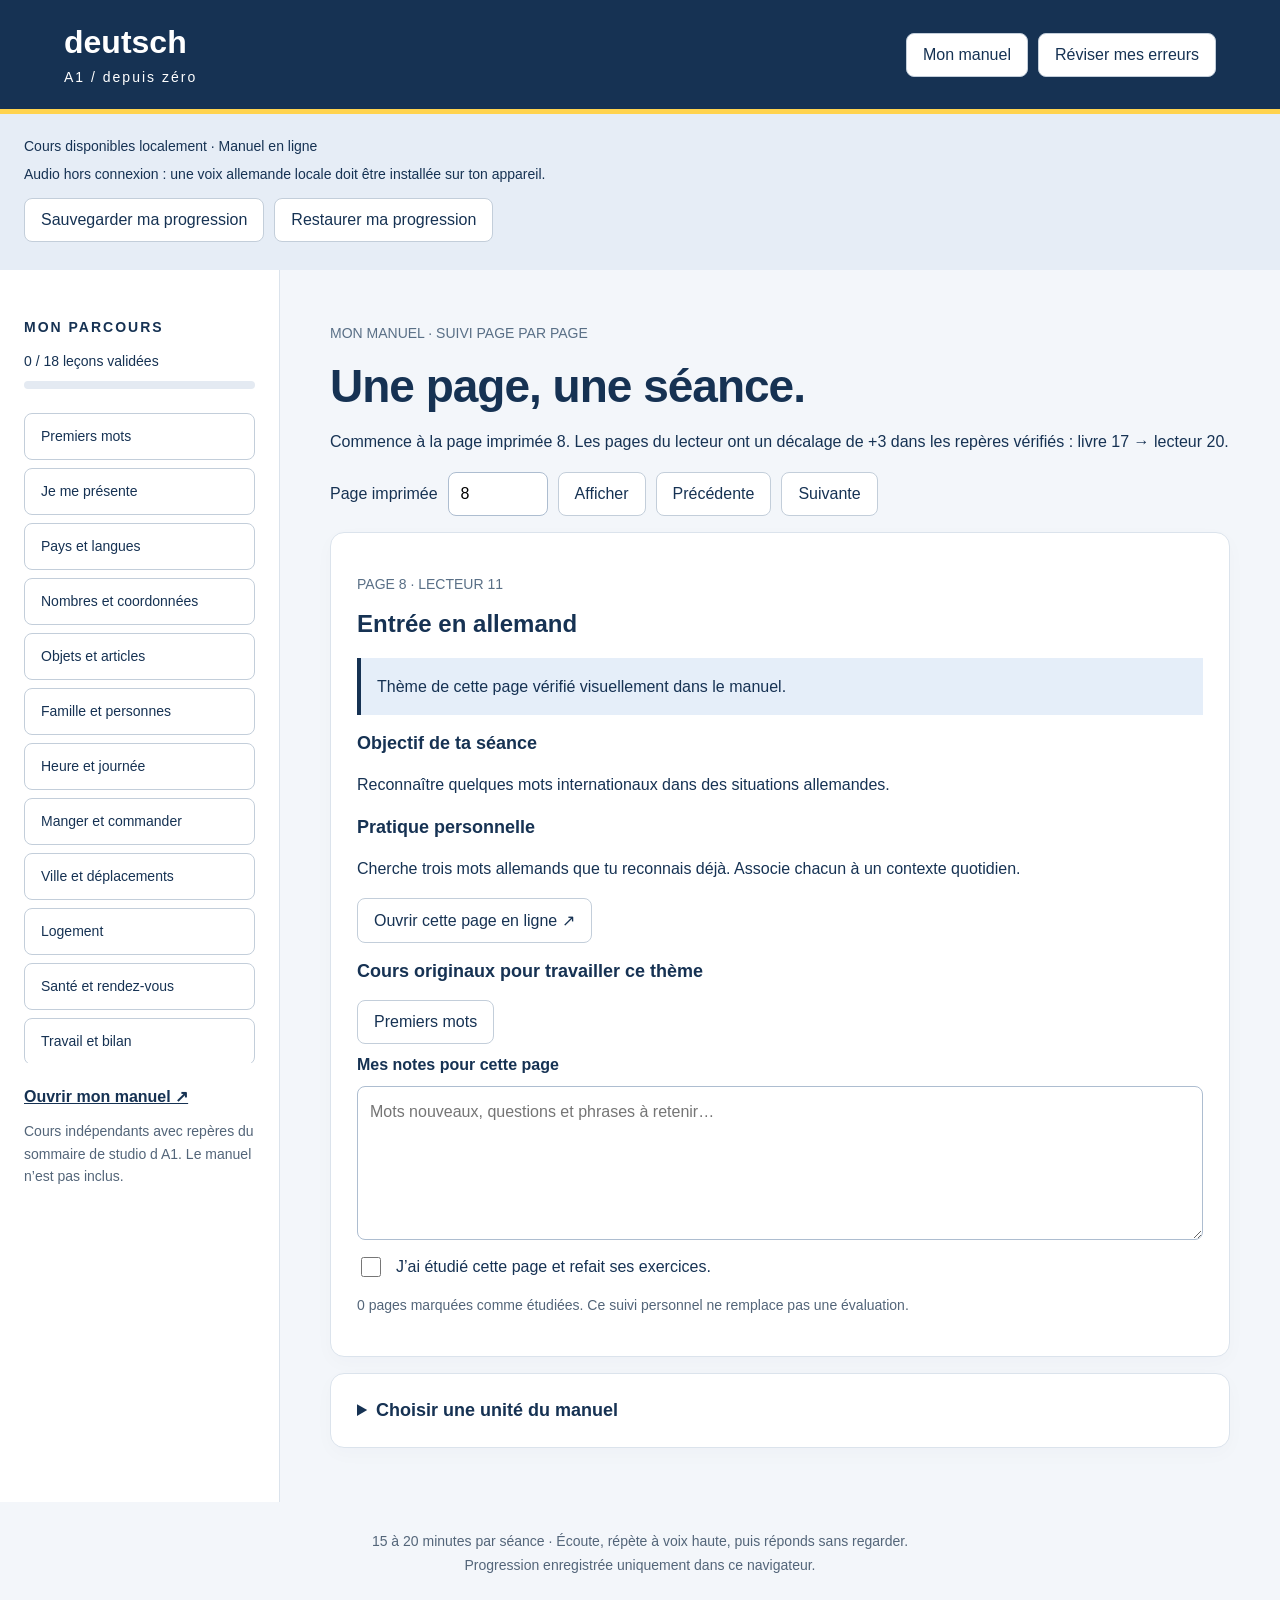
<file: index.html>
<!doctype html>
<html lang="fr"><head><meta charset="utf-8"><meta name="viewport" content="width=device-width,initial-scale=1"><title>Deutsch · Mon parcours A1</title><meta name="description" content="Apprendre l’allemand depuis zéro : cours en français, écoute et exercices corrigés."><link rel="icon" href="data:image/svg+xml,%3Csvg xmlns='http://www.w3.org/2000/svg' viewBox='0 0 32 32'%3E%3Crect width='32' height='32' rx='8' fill='%23163253'/%3E%3Ctext x='7' y='24' font-size='24' fill='%23ffd34e'%3Ed%3C/text%3E%3C/svg%3E"><link rel="stylesheet" href="style.css"><link rel="manifest" href="manifest.webmanifest"></head>
<body><header><a href="./" class="brand">deutsch<span>A1 / depuis zéro</span></a><div class="choices"><button id="book">Mon manuel</button><button id="review">Réviser mes erreurs</button></div></header><section class="offline-bar"><p id="connection"></p><p id="cache-status"></p><p id="voice-status"></p><div class="choices"><button id="export">Sauvegarder ma progression</button><label class="button-link" for="import">Restaurer ma progression</label><input id="import" type="file" accept="application/json,.json" class="file-input"></div><p id="message" role="status"></p></section><div class="layout"><aside><p class="eyebrow">MON PARCOURS</p><div id="overall"></div><nav id="lessons" aria-label="Leçons"></nav><a class="book" href="https://books.fliphtml5.com/uyqrj/vjiy/#p=20" target="_blank" rel="noopener">Ouvrir mon manuel ↗</a><p class="small">Cours indépendants avec repères du sommaire de studio d A1. Le manuel n’est pas inclus.</p></aside><main id="main"></main></div><footer>15 à 20 minutes par séance · Écoute, répète à voix haute, puis réponds sans regarder.<br>Progression enregistrée uniquement dans ce navigateur. <span id="storage"></span></footer><script src="lessons.js"></script><script src="book-map.js"></script><script src="app.js"></script></body></html>
</file>
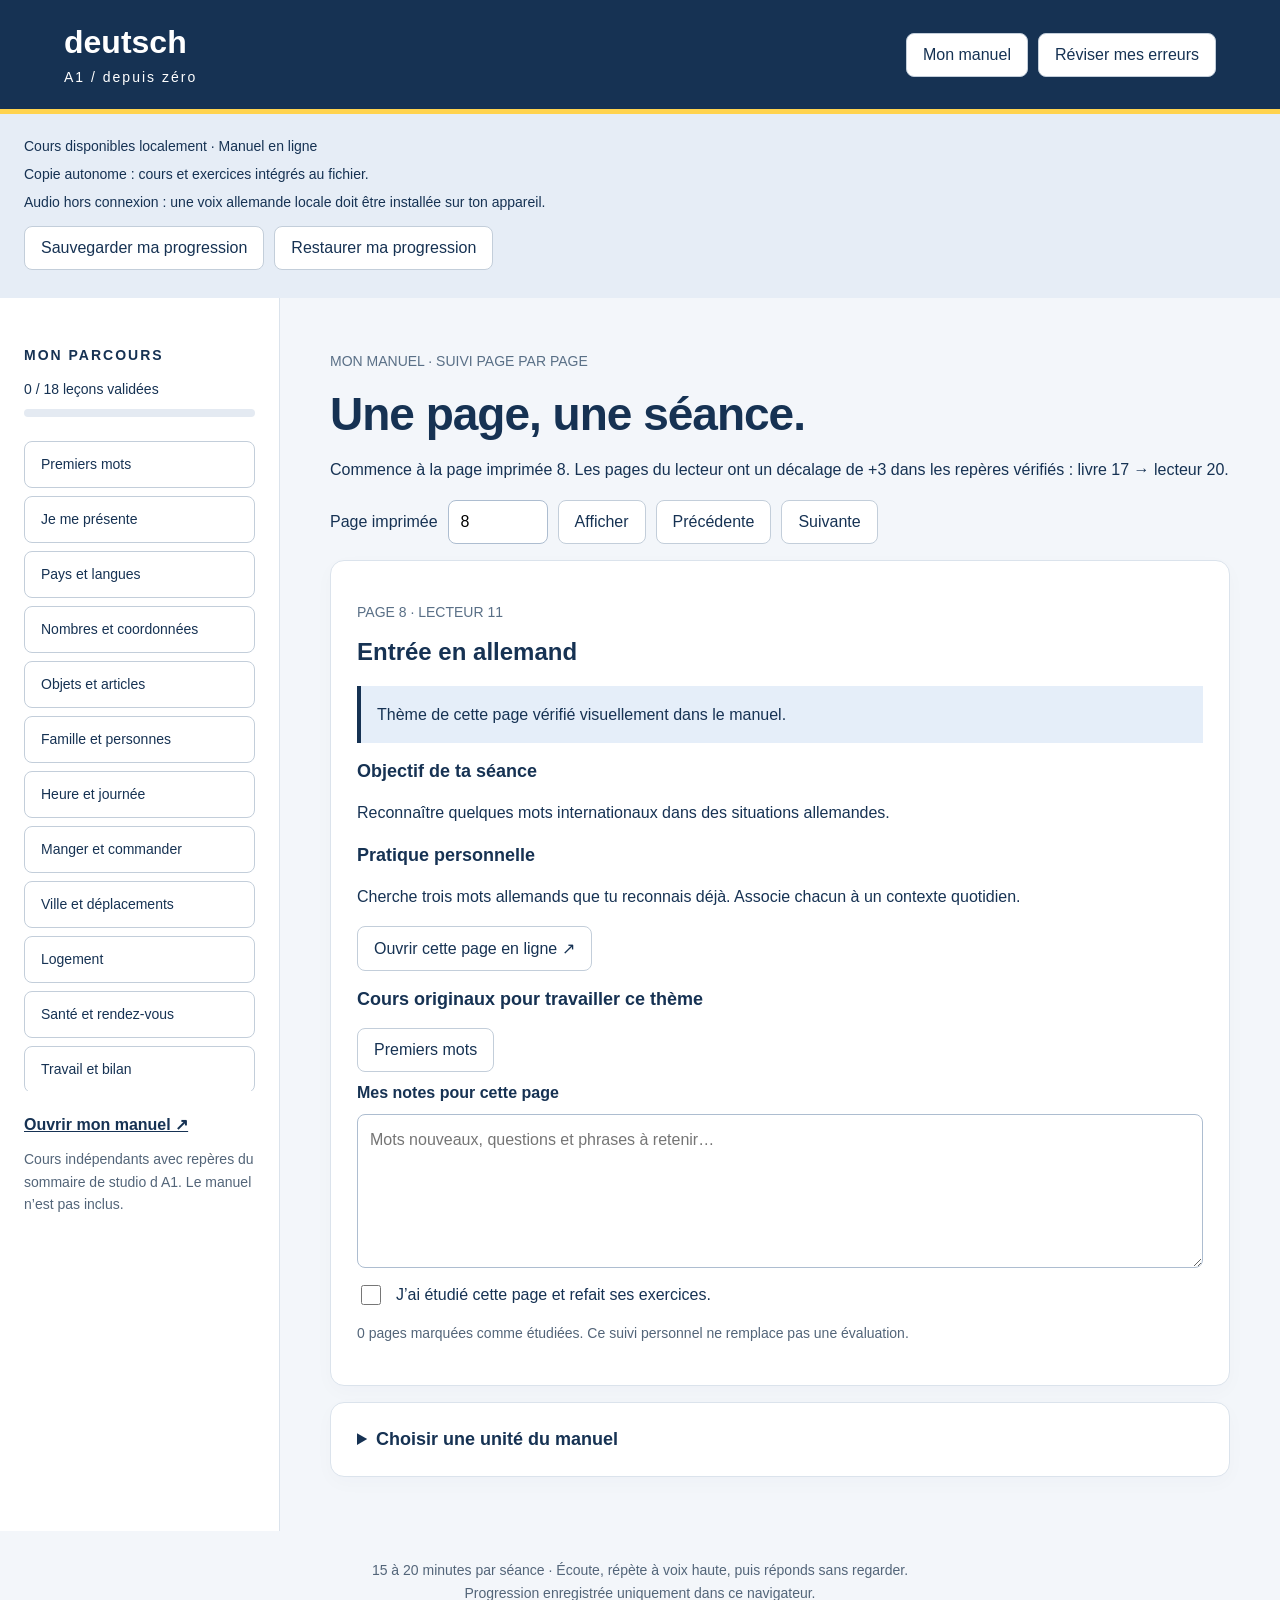
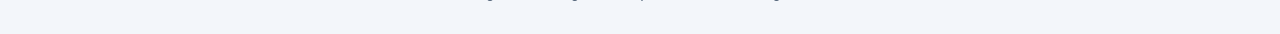
<file: Deutsch-A1-hors-connexion.html>
<!doctype html>
<html lang="fr"><head><meta charset="utf-8"><meta name="viewport" content="width=device-width,initial-scale=1"><title>Deutsch · Mon parcours A1</title><meta name="description" content="Apprendre l’allemand depuis zéro : cours en français, écoute et exercices corrigés."><link rel="icon" href="data:image/svg+xml,%3Csvg xmlns='http://www.w3.org/2000/svg' viewBox='0 0 32 32'%3E%3Crect width='32' height='32' rx='8' fill='%23163253'/%3E%3Ctext x='7' y='24' font-size='24' fill='%23ffd34e'%3Ed%3C/text%3E%3C/svg%3E"><style>:root{font-family:Arial,sans-serif;color:#163253;background:#f3f6fa;font-size:16px}*{box-sizing:border-box}body{margin:0}header{display:flex;justify-content:space-between;align-items:center;padding:24px 5%;background:#163253;color:white;border-bottom:5px solid #ffd34e}.brand{font-size:32px;font-weight:800;color:white;text-decoration:none}.brand span{display:block;font-size:14px;font-weight:400;letter-spacing:2px;margin-top:8px}.layout{display:grid;grid-template-columns:280px 1fr;max-width:1300px;margin:auto}aside{padding:32px 24px;background:white;border-right:1px solid #dbe3ec}.eyebrow{font-size:14px;font-weight:bold;letter-spacing:2px}.small{font-size:14px;line-height:1.6;color:#536579}nav{display:grid;gap:8px;margin:24px 0}button,a{touch-action:manipulation}button{font:inherit;cursor:pointer;border:1px solid #c3ceda;background:white;border-radius:8px;padding:12px 16px;color:#163253}button:hover{background:#e9eff6}button:focus-visible,a:focus-visible,input:focus-visible{outline:3px solid #c78500;outline-offset:3px}nav button{text-align:left;font-size:14px;line-height:1.5}nav button.active{background:#163253;color:white;border-color:#163253}.book{color:#163253;font-weight:bold;display:block}main{padding:38px 5%;min-width:0}h1{font-size:clamp(30px,4vw,46px);margin:12px 0 16px;letter-spacing:-1px}h2{font-size:24px;margin-top:0}h3{font-size:18px}p{line-height:1.65}.tag{font-size:14px;color:#596f86}.intro{max-width:700px}.tabs{display:flex;gap:8px;flex-wrap:wrap;margin:28px 0}.tabs .active,.primary{background:#ffd34e;border-color:#ffd34e;font-weight:bold}.card{background:white;border:1px solid #dbe3ec;border-radius:14px;padding:26px;margin:16px 0;box-shadow:0 6px 20px #16325306}.grid{display:grid;grid-template-columns:repeat(2,minmax(0,1fr));gap:16px}.phrase{font-size:22px;font-weight:bold;margin-bottom:8px}.listen{padding:8px 12px;font-size:14px;margin-top:12px}.dialog p{margin:12px 0}.question{padding:22px 0;border-bottom:1px solid #dbe3ec}.choices{display:flex;gap:10px;flex-wrap:wrap;margin:12px 0}.feedback{font-weight:bold;padding:12px;border-radius:8px;line-height:1.6}.good{background:#e1f4e8;color:#185835}.bad{background:#fff0e4;color:#853a0c}.progress{height:8px;background:#e4eaf2;border-radius:9px;overflow:hidden;margin-top:12px}.progress span{display:block;height:100%;background:#c89200}.notice{background:#e5eef9;padding:16px;border-left:4px solid #163253;line-height:1.6}input{font:inherit;border:1px solid #adbdd0;border-radius:8px;padding:12px;width:min(100%,400px)}footer{padding:28px;text-align:center;color:#536579;font-size:14px;line-height:1.7}#overall{font-size:14px}button:disabled{cursor:default;opacity:.65}@media(max-width:760px){.layout{display:block}aside{padding:20px;border-right:0}nav{display:flex;overflow-x:auto}nav button{min-width:155px}main{padding:24px 20px}.grid{grid-template-columns:1fr}header{padding:20px;gap:15px}.brand{font-size:26px}header button{font-size:14px}.card{padding:20px}}
.offline-bar{max-width:1300px;margin:auto;padding:16px 24px;background:#e6edf6}.offline-bar p{margin:5px 0;font-size:14px}.button-link{display:inline-block;padding:12px 16px;border:1px solid #c3ceda;border-radius:8px;background:white;color:#163253;text-decoration:none;cursor:pointer;font-size:16px}.file-input{position:absolute;width:1px;height:1px;overflow:hidden;clip-path:inset(50%)}.file-input:focus-visible+label{outline:3px solid #c78500}textarea{font:inherit;line-height:1.6;display:block;width:100%;padding:12px;border:1px solid #adbdd0;border-radius:8px;margin:12px 0;resize:vertical}.page-controls{display:flex;align-items:center;gap:10px;flex-wrap:wrap}.page-controls input{width:100px}.check{display:flex;align-items:center;gap:12px;line-height:1.6}.check input{width:20px;height:20px;flex-shrink:0}summary{cursor:pointer;font-size:18px;font-weight:bold}aside nav{max-height:650px;overflow-y:auto}header .choices{margin:0}#message:empty,#cache-status:empty{display:none}@media(max-width:760px){header{flex-wrap:wrap}aside nav{max-height:none}.offline-bar{padding:16px 20px}header .choices{gap:6px}.page-controls button{flex-grow:1}}
.offline-bar:has(#import:focus-visible) label[for="import"]{outline:3px solid #c78500;outline-offset:3px}textarea:focus-visible{outline:3px solid #c78500;outline-offset:3px}
</style></head>
<body><header><a href="./" class="brand">deutsch<span>A1 / depuis zéro</span></a><div class="choices"><button id="book">Mon manuel</button><button id="review">Réviser mes erreurs</button></div></header><section class="offline-bar"><p id="connection"></p><p id="cache-status">Copie autonome : cours et exercices intégrés au fichier.</p><p id="voice-status"></p><div class="choices"><button id="export">Sauvegarder ma progression</button><label class="button-link" for="import">Restaurer ma progression</label><input id="import" type="file" accept="application/json,.json" class="file-input"></div><p id="message" role="status"></p></section><div class="layout"><aside><p class="eyebrow">MON PARCOURS</p><div id="overall"></div><nav id="lessons" aria-label="Leçons"></nav><a class="book" href="https://books.fliphtml5.com/uyqrj/vjiy/#p=20" target="_blank" rel="noopener">Ouvrir mon manuel ↗</a><p class="small">Cours indépendants avec repères du sommaire de studio d A1. Le manuel n’est pas inclus.</p></aside><main id="main"></main></div><footer>15 à 20 minutes par séance · Écoute, répète à voix haute, puis réponds sans regarder.<br>Progression enregistrée uniquement dans ce navigateur. <span id="storage"></span></footer><script>const LESSONS = [{"title": "Premiers mots", "goal": "Saluer et prendre congé", "rule": "En allemand, les noms prennent une majuscule. « Guten Tag » est une salutation polie pendant la journée. « Hallo » est plus familier.", "vocab": [["Hallo", "Bonjour / Salut"], ["Guten Morgen", "Bonjour (le matin)"], ["Guten Tag", "Bonjour (dans la journée)"], ["Guten Abend", "Bonsoir"], ["Auf Wiedersehen", "Au revoir (poli)"], ["Tschüss", "Salut / Au revoir (familier)"]], "dialog": [["A: Guten Tag!", "Bonjour !"], ["B: Hallo!", "Salut !"], ["A: Auf Wiedersehen!", "Au revoir !"]], "questions": [{"prompt": "Quelle salutation utilises-tu le soir ?", "answers": ["Guten Abend", "Guten Morgen", "Tschüss"], "correct": "Guten Abend", "why": "Abend signifie « soir »."}, {"prompt": "Que signifie « Hallo » ?", "answers": ["Bonjour / Salut", "Bonjour (le matin)", "Bonjour (dans la journée)"], "correct": "Bonjour / Salut", "why": "Hallo signifie « Bonjour / Salut »."}, {"prompt": "Que signifie « Guten Morgen » ?", "answers": ["Bonjour (le matin)", "Bonjour / Salut", "Bonjour (dans la journée)"], "correct": "Bonjour (le matin)", "why": "Guten Morgen signifie « Bonjour (le matin) »."}, {"prompt": "Que signifie « Guten Tag » ?", "answers": ["Bonjour (dans la journée)", "Bonjour / Salut", "Bonjour (le matin)"], "correct": "Bonjour (dans la journée)", "why": "Guten Tag signifie « Bonjour (dans la journée) »."}, {"prompt": "Écris en allemand : Bonjour / Salut", "correct": "Hallo", "why": "Expression attendue : Hallo", "typed": true}], "task": "Salue une personne le matin, puis prends congé poliment.", "id": "lesson-0", "unit": "Complément A1"}, {"title": "Je me présente", "goal": "Dire ton nom et demander celui de quelqu’un", "rule": "« ich » signifie « je », « du » signifie « tu ». Avec ich, heißen devient heiße ; avec du, il devient heißt. « Sie » avec majuscule est le vouvoiement.", "vocab": [["Ich heiße Oswaldo.", "Je m’appelle Oswaldo."], ["Wie heißt du?", "Comment t’appelles-tu ?"], ["Wie heißen Sie?", "Comment vous appelez-vous ?"], ["Ich bin Anfänger.", "Je suis débutant."], ["Freut mich.", "Enchanté."]], "dialog": [["A: Wie heißt du?", "Comment t’appelles-tu ?"], ["B: Ich heiße Oswaldo. Und du?", "Je m’appelle Oswaldo. Et toi ?"], ["A: Ich heiße Anna.", "Je m’appelle Anna."]], "questions": [{"prompt": "Complète : Ich … Oswaldo.", "answers": ["heiße", "heißt", "heißen"], "correct": "heiße", "why": "Avec ich, on utilise heiße."}, {"prompt": "Que signifie « Ich heiße Oswaldo. » ?", "answers": ["Je m’appelle Oswaldo.", "Comment t’appelles-tu ?", "Comment vous appelez-vous ?"], "correct": "Je m’appelle Oswaldo.", "why": "Ich heiße Oswaldo. signifie « Je m’appelle Oswaldo. »."}, {"prompt": "Que signifie « Wie heißt du? » ?", "answers": ["Comment t’appelles-tu ?", "Je m’appelle Oswaldo.", "Comment vous appelez-vous ?"], "correct": "Comment t’appelles-tu ?", "why": "Wie heißt du? signifie « Comment t’appelles-tu ? »."}, {"prompt": "Que signifie « Wie heißen Sie? » ?", "answers": ["Comment vous appelez-vous ?", "Je m’appelle Oswaldo.", "Comment t’appelles-tu ?"], "correct": "Comment vous appelez-vous ?", "why": "Wie heißen Sie? signifie « Comment vous appelez-vous ? »."}, {"prompt": "Écris en allemand : Je m’appelle Oswaldo.", "correct": "Ich heiße Oswaldo.", "why": "Expression attendue : Ich heiße Oswaldo.", "typed": true}], "task": "Présente-toi en deux phrases. Demande ensuite le nom de ton interlocuteur.", "id": "lesson-1", "unit": "Complément A1"}, {"title": "Pays et langues", "goal": "Dire d’où tu viens et quelle langue tu parles", "rule": "« kommen » : ich komme, du kommst, Sie kommen. « aus » exprime l’origine. Pour la plupart des pays sans article : aus Benin, aus Deutschland. « sprechen » : ich spreche, du sprichst.", "vocab": [["Ich komme aus Benin.", "Je viens du Bénin."], ["Woher kommst du?", "D’où viens-tu ?"], ["Ich wohne in Cotonou.", "J’habite à Cotonou."], ["Ich spreche Französisch.", "Je parle français."], ["Ich lerne Deutsch.", "J’apprends l’allemand."]], "dialog": [["A: Woher kommst du?", "D’où viens-tu ?"], ["B: Ich komme aus Benin.", "Je viens du Bénin."], ["A: Sprichst du Deutsch?", "Parles-tu allemand ?"], ["B: Ein bisschen.", "Un peu."]], "questions": [{"prompt": "Complète : Ich … Französisch.", "answers": ["spreche", "sprichst", "sprechen"], "correct": "spreche", "why": "La forme avec ich est spreche."}, {"prompt": "Que signifie « Ich komme aus Benin. » ?", "answers": ["Je viens du Bénin.", "D’où viens-tu ?", "J’habite à Cotonou."], "correct": "Je viens du Bénin.", "why": "Ich komme aus Benin. signifie « Je viens du Bénin. »."}, {"prompt": "Que signifie « Woher kommst du? » ?", "answers": ["D’où viens-tu ?", "Je viens du Bénin.", "J’habite à Cotonou."], "correct": "D’où viens-tu ?", "why": "Woher kommst du? signifie « D’où viens-tu ? »."}, {"prompt": "Que signifie « Ich wohne in Cotonou. » ?", "answers": ["J’habite à Cotonou.", "Je viens du Bénin.", "D’où viens-tu ?"], "correct": "J’habite à Cotonou.", "why": "Ich wohne in Cotonou. signifie « J’habite à Cotonou. »."}, {"prompt": "Écris en allemand : Je viens du Bénin.", "correct": "Ich komme aus Benin.", "why": "Expression attendue : Ich komme aus Benin.", "typed": true}], "task": "Dis ton pays, ta ville et les langues que tu parles.", "id": "lesson-2", "unit": "Complément A1"}, {"title": "Nombres et coordonnées", "goal": "Compter et donner ton numéro", "rule": "Apprends d’abord de 0 à 12, puis jusqu’à 20. Dans 21, l’unité précède la dizaine : ein-und-zwanzig. Pour un téléphone, prononce chaque chiffre séparément. Pour épeler, utilise les noms allemands des lettres. Repères approximatifs : A « a », B « bé », C « tsé », J « yot », V « fao », W « vé », Z « tset ». ß s’appelle Eszett ; ä, ö, ü sont des lettres avec un tréma.", "vocab": [["null, eins, zwei, drei", "zéro, un, deux, trois"], ["vier, fünf, sechs, sieben", "quatre, cinq, six, sept"], ["acht, neun, zehn", "huit, neuf, dix"], ["elf, zwölf", "onze, douze"], ["dreizehn, vierzehn, fünfzehn", "treize, quatorze, quinze"], ["sechzehn, siebzehn", "seize, dix-sept"], ["achtzehn, neunzehn, zwanzig", "dix-huit, dix-neuf, vingt"], ["einundzwanzig", "vingt et un"], ["Wie ist deine Telefonnummer?", "Quel est ton numéro de téléphone ?"], ["A, B, C, D, E, F, G", "Première partie de l’alphabet : écoute les noms allemands des lettres."], ["H, I, J, K, L, M, N", "Deuxième partie de l’alphabet."], ["O, P, Q, R, S, T", "Troisième partie de l’alphabet."], ["U, V, W, X, Y, Z", "Dernière partie de l’alphabet."], ["Bitte buchstabieren Sie Ihren Namen.", "Veuillez épeler votre nom."]], "dialog": [["A: Wie alt bist du?", "Quel âge as-tu ?"], ["B: Ich bin zwanzig Jahre alt.", "J’ai vingt ans."], ["A: Wie schreibt man deinen Namen?", "Comment écrit-on ton nom ?"]], "questions": [{"prompt": "Que signifie zwölf ?", "answers": ["12", "2", "20"], "correct": "12", "why": "Zwölf = douze ; zwei = deux."}, {"prompt": "Que signifie « null, eins, zwei, drei » ?", "answers": ["zéro, un, deux, trois", "quatre, cinq, six, sept", "huit, neuf, dix"], "correct": "zéro, un, deux, trois", "why": "null, eins, zwei, drei signifie « zéro, un, deux, trois »."}, {"prompt": "Que signifie « vier, fünf, sechs, sieben » ?", "answers": ["quatre, cinq, six, sept", "zéro, un, deux, trois", "huit, neuf, dix"], "correct": "quatre, cinq, six, sept", "why": "vier, fünf, sechs, sieben signifie « quatre, cinq, six, sept »."}, {"prompt": "Que signifie « acht, neun, zehn » ?", "answers": ["huit, neuf, dix", "zéro, un, deux, trois", "quatre, cinq, six, sept"], "correct": "huit, neuf, dix", "why": "acht, neun, zehn signifie « huit, neuf, dix »."}, {"prompt": "Écris en allemand : zéro, un, deux, trois", "correct": "null, eins, zwei, drei", "why": "Expression attendue : null, eins, zwei, drei", "typed": true}], "task": "Compte de zéro à vingt. Épelle ton prénom à voix haute.", "id": "lesson-3", "unit": "Complément A1"}, {"title": "Objets et articles", "goal": "Nommer des objets et apprendre leur genre", "rule": "Apprends chaque nom avec son article : der, die ou das. L’article indéfini est ein avec der et das, eine avec die. « Das ist … » signifie « C’est … », quel que soit le genre du nom.", "vocab": [["der Tisch", "la table"], ["die Tasche", "le sac"], ["das Buch", "le livre"], ["der Stift", "le stylo"], ["Das ist ein Buch.", "C’est un livre."], ["Das ist eine Tasche.", "C’est un sac."], ["Was ist das?", "Qu’est-ce que c’est ?"]], "dialog": [["A: Was ist das?", "Qu’est-ce que c’est ?"], ["B: Das ist ein Buch.", "C’est un livre."], ["A: Ist das dein Buch?", "Est-ce ton livre ?"], ["B: Ja, das ist mein Buch.", "Oui, c’est mon livre."]], "questions": [{"prompt": "Complète : Das ist … Tasche.", "answers": ["eine", "ein", "einen"], "correct": "eine", "why": "Tasche est féminin : die Tasche, eine Tasche."}, {"prompt": "Que signifie « der Tisch » ?", "answers": ["la table", "le sac", "le livre"], "correct": "la table", "why": "der Tisch signifie « la table »."}, {"prompt": "Que signifie « die Tasche » ?", "answers": ["le sac", "la table", "le livre"], "correct": "le sac", "why": "die Tasche signifie « le sac »."}, {"prompt": "Que signifie « das Buch » ?", "answers": ["le livre", "la table", "le sac"], "correct": "le livre", "why": "das Buch signifie « le livre »."}, {"prompt": "Écris en allemand : la table", "correct": "der Tisch", "why": "Expression attendue : der Tisch", "typed": true}], "task": "Nomme trois objets autour de toi avec leur article.", "id": "lesson-4", "unit": "Complément A1"}, {"title": "Famille et personnes", "goal": "Présenter ta famille", "rule": "« sein » (être) : ich bin, du bist, er/sie/es ist, wir sind, ihr seid, sie/Sie sind. « mein » devient meine devant un nom féminin ou pluriel.", "vocab": [["meine Mutter", "ma mère"], ["mein Vater", "mon père"], ["meine Schwester", "ma sœur"], ["mein Bruder", "mon frère"], ["Wir sind eine Familie.", "Nous sommes une famille."], ["Sie ist Lehrerin.", "Elle est enseignante."]], "dialog": [["A: Wer ist das?", "Qui est-ce ?"], ["B: Das ist meine Schwester.", "C’est ma sœur."], ["A: Wie heißt sie?", "Comment s’appelle-t-elle ?"], ["B: Sie heißt Marie.", "Elle s’appelle Marie."]], "questions": [{"prompt": "Complète : Wir … eine Familie.", "answers": ["sind", "ist", "bin"], "correct": "sind", "why": "Avec wir (nous), sein devient sind."}, {"prompt": "Que signifie « meine Mutter » ?", "answers": ["ma mère", "mon père", "ma sœur"], "correct": "ma mère", "why": "meine Mutter signifie « ma mère »."}, {"prompt": "Que signifie « mein Vater » ?", "answers": ["mon père", "ma mère", "ma sœur"], "correct": "mon père", "why": "mein Vater signifie « mon père »."}, {"prompt": "Que signifie « meine Schwester » ?", "answers": ["ma sœur", "ma mère", "mon père"], "correct": "ma sœur", "why": "meine Schwester signifie « ma sœur »."}, {"prompt": "Écris en allemand : ma mère", "correct": "meine Mutter", "why": "Expression attendue : meine Mutter", "typed": true}], "task": "Présente deux proches : nom, lien de parenté et métier si tu le connais.", "id": "lesson-5", "unit": "Complément A1"}, {"title": "Heure et journée", "goal": "Dire l’heure et raconter ta journée", "rule": "Dans une phrase déclarative, le verbe conjugué occupe la deuxième position : Ich lerne heute Deutsch. Avec un moment en premier : Heute lerne ich Deutsch. « um » sert pour l’heure, « am » pour le jour.", "vocab": [["Wie spät ist es?", "Quelle heure est-il ?"], ["Es ist acht Uhr.", "Il est huit heures."], ["um neun Uhr", "à neuf heures"], ["am Montag", "lundi"], ["Ich arbeite heute.", "Je travaille aujourd’hui."], ["Ich stehe um sieben Uhr auf.", "Je me lève à sept heures."]], "dialog": [["A: Wann lernst du Deutsch?", "Quand apprends-tu l’allemand ?"], ["B: Ich lerne am Abend.", "J’étudie le soir."], ["A: Um wie viel Uhr?", "À quelle heure ?"], ["B: Um acht Uhr.", "À huit heures."]], "questions": [{"prompt": "Choisis la bonne phrase.", "answers": ["Heute lerne ich Deutsch.", "Heute ich lerne Deutsch.", "Heute Deutsch ich lerne."], "correct": "Heute lerne ich Deutsch.", "why": "Le verbe lerne reste en deuxième position."}, {"prompt": "Que signifie « Wie spät ist es? » ?", "answers": ["Quelle heure est-il ?", "Il est huit heures.", "à neuf heures"], "correct": "Quelle heure est-il ?", "why": "Wie spät ist es? signifie « Quelle heure est-il ? »."}, {"prompt": "Que signifie « Es ist acht Uhr. » ?", "answers": ["Il est huit heures.", "Quelle heure est-il ?", "à neuf heures"], "correct": "Il est huit heures.", "why": "Es ist acht Uhr. signifie « Il est huit heures. »."}, {"prompt": "Que signifie « um neun Uhr » ?", "answers": ["à neuf heures", "Quelle heure est-il ?", "Il est huit heures."], "correct": "à neuf heures", "why": "um neun Uhr signifie « à neuf heures »."}, {"prompt": "Écris en allemand : Quelle heure est-il ?", "correct": "Wie spät ist es?", "why": "Expression attendue : Wie spät ist es?", "typed": true}], "task": "Décris trois moments de ta journée avec une heure.", "id": "lesson-6", "unit": "Complément A1"}, {"title": "Manger et commander", "goal": "Commander simplement au café", "rule": "« möchten » permet une demande polie : ich möchte, du möchtest, Sie möchten. Le complément direct est souvent à l’accusatif : ein Kaffee devient einen Kaffee (masculin). Eine et ein restent inchangés au féminin et au neutre.", "vocab": [["Ich möchte einen Kaffee.", "Je voudrais un café."], ["ein Wasser", "une eau"], ["ein Brot", "un pain"], ["die Rechnung", "l’addition"], ["Was kostet das?", "Combien cela coûte-t-il ?"], ["Die Rechnung, bitte.", "L’addition, s’il vous plaît."]], "dialog": [["A: Was möchten Sie?", "Que souhaitez-vous ?"], ["B: Einen Kaffee, bitte.", "Un café, s’il vous plaît."], ["A: Sonst noch etwas?", "Autre chose ?"], ["B: Nein, danke.", "Non, merci."]], "questions": [{"prompt": "Complète : Ich möchte … Kaffee.", "answers": ["einen", "ein", "eine"], "correct": "einen", "why": "Kaffee est masculin et complément direct : einen Kaffee."}, {"prompt": "Que signifie « Ich möchte einen Kaffee. » ?", "answers": ["Je voudrais un café.", "une eau", "un pain"], "correct": "Je voudrais un café.", "why": "Ich möchte einen Kaffee. signifie « Je voudrais un café. »."}, {"prompt": "Que signifie « ein Wasser » ?", "answers": ["une eau", "Je voudrais un café.", "un pain"], "correct": "une eau", "why": "ein Wasser signifie « une eau »."}, {"prompt": "Que signifie « ein Brot » ?", "answers": ["un pain", "Je voudrais un café.", "une eau"], "correct": "un pain", "why": "ein Brot signifie « un pain »."}, {"prompt": "Écris en allemand : Je voudrais un café.", "correct": "Ich möchte einen Kaffee.", "why": "Expression attendue : Ich möchte einen Kaffee.", "typed": true}], "task": "Commande une boisson, demande son prix puis l’addition.", "id": "lesson-7", "unit": "Complément A1"}, {"title": "Ville et déplacements", "goal": "Demander ton chemin et acheter un billet", "rule": "Une question avec un mot interrogatif commence par celui-ci, puis le verbe : Wo ist der Bahnhof? Une question oui/non commence par le verbe : Ist das der Bahnhof?", "vocab": [["Wo ist der Bahnhof?", "Où est la gare ?"], ["links", "à gauche"], ["rechts", "à droite"], ["geradeaus", "tout droit"], ["Ich möchte eine Fahrkarte.", "Je voudrais un billet."], ["Wann fährt der Zug?", "Quand part le train ?"]], "dialog": [["A: Entschuldigung, wo ist der Bahnhof?", "Excusez-moi, où est la gare ?"], ["B: Gehen Sie geradeaus, dann links.", "Allez tout droit, puis à gauche."], ["A: Vielen Dank!", "Merci beaucoup !"]], "questions": [{"prompt": "Quel mot signifie « à droite » ?", "answers": ["rechts", "links", "geradeaus"], "correct": "rechts", "why": "Rechts = à droite ; links = à gauche."}, {"prompt": "Que signifie « Wo ist der Bahnhof? » ?", "answers": ["Où est la gare ?", "à gauche", "à droite"], "correct": "Où est la gare ?", "why": "Wo ist der Bahnhof? signifie « Où est la gare ? »."}, {"prompt": "Que signifie « links » ?", "answers": ["à gauche", "Où est la gare ?", "à droite"], "correct": "à gauche", "why": "links signifie « à gauche »."}, {"prompt": "Que signifie « rechts » ?", "answers": ["à droite", "Où est la gare ?", "à gauche"], "correct": "à droite", "why": "rechts signifie « à droite »."}, {"prompt": "Écris en allemand : Où est la gare ?", "correct": "Wo ist der Bahnhof?", "why": "Expression attendue : Wo ist der Bahnhof?", "typed": true}], "task": "Demande où se trouve la gare et répète une indication de direction.", "id": "lesson-8", "unit": "Complément A1"}, {"title": "Logement", "goal": "Décrire ton logement", "rule": "« haben » : ich habe, du hast, er/sie/es hat, wir haben, ihr habt, sie/Sie haben. Pour nier un nom avec un article indéfini : kein, keine. Pour nier un adjectif : nicht.", "vocab": [["die Wohnung", "l’appartement"], ["das Zimmer", "la pièce / la chambre"], ["die Küche", "la cuisine"], ["Das Zimmer ist klein.", "La chambre est petite."], ["Ich habe keine Wohnung.", "Je n’ai pas d’appartement."], ["Die Wohnung ist nicht teuer.", "L’appartement n’est pas cher."]], "dialog": [["A: Wie ist deine Wohnung?", "Comment est ton appartement ?"], ["B: Sie ist klein, aber schön.", "Il est petit, mais beau."], ["A: Hast du eine Küche?", "As-tu une cuisine ?"], ["B: Ja, ich habe eine Küche.", "Oui, j’ai une cuisine."]], "questions": [{"prompt": "Complète : Ich habe … Wohnung.", "answers": ["keine", "nicht", "kein"], "correct": "keine", "why": "Wohnung est féminin : keine Wohnung."}, {"prompt": "Que signifie « die Wohnung » ?", "answers": ["l’appartement", "la pièce / la chambre", "la cuisine"], "correct": "l’appartement", "why": "die Wohnung signifie « l’appartement »."}, {"prompt": "Que signifie « das Zimmer » ?", "answers": ["la pièce / la chambre", "l’appartement", "la cuisine"], "correct": "la pièce / la chambre", "why": "das Zimmer signifie « la pièce / la chambre »."}, {"prompt": "Que signifie « die Küche » ?", "answers": ["la cuisine", "l’appartement", "la pièce / la chambre"], "correct": "la cuisine", "why": "die Küche signifie « la cuisine »."}, {"prompt": "Écris en allemand : l’appartement", "correct": "die Wohnung", "why": "Expression attendue : die Wohnung", "typed": true}], "task": "Décris ton logement avec trois phrases simples.", "id": "lesson-9", "unit": "Complément A1"}, {"title": "Santé et rendez-vous", "goal": "Exprimer un besoin et prendre rendez-vous", "rule": "« können » (pouvoir) : ich kann, du kannst, er/sie kann, wir können. Avec un verbe modal, l’autre verbe reste à l’infinitif à la fin : Ich kann morgen kommen.", "vocab": [["Ich brauche einen Termin.", "J’ai besoin d’un rendez-vous."], ["Ich habe Kopfschmerzen.", "J’ai mal à la tête."], ["Mir geht es nicht gut.", "Je ne vais pas bien."], ["Können Sie das wiederholen?", "Pouvez-vous répéter cela ?"], ["Ich kann morgen kommen.", "Je peux venir demain."]], "dialog": [["A: Guten Tag. Ich brauche einen Termin.", "Bonjour. J’ai besoin d’un rendez-vous."], ["B: Können Sie morgen kommen?", "Pouvez-vous venir demain ?"], ["A: Ja. Um wie viel Uhr?", "Oui. À quelle heure ?"], ["B: Um zehn Uhr.", "À dix heures."]], "questions": [{"prompt": "Choisis la bonne phrase.", "answers": ["Ich kann morgen kommen.", "Ich kann komme morgen.", "Ich kommen kann morgen."], "correct": "Ich kann morgen kommen.", "why": "Le verbe modal est conjugué ; kommen reste à la fin."}, {"prompt": "Que signifie « Ich brauche einen Termin. » ?", "answers": ["J’ai besoin d’un rendez-vous.", "J’ai mal à la tête.", "Je ne vais pas bien."], "correct": "J’ai besoin d’un rendez-vous.", "why": "Ich brauche einen Termin. signifie « J’ai besoin d’un rendez-vous. »."}, {"prompt": "Que signifie « Ich habe Kopfschmerzen. » ?", "answers": ["J’ai mal à la tête.", "J’ai besoin d’un rendez-vous.", "Je ne vais pas bien."], "correct": "J’ai mal à la tête.", "why": "Ich habe Kopfschmerzen. signifie « J’ai mal à la tête. »."}, {"prompt": "Que signifie « Mir geht es nicht gut. » ?", "answers": ["Je ne vais pas bien.", "J’ai besoin d’un rendez-vous.", "J’ai mal à la tête."], "correct": "Je ne vais pas bien.", "why": "Mir geht es nicht gut. signifie « Je ne vais pas bien. »."}, {"prompt": "Écris en allemand : J’ai besoin d’un rendez-vous.", "correct": "Ich brauche einen Termin.", "why": "Expression attendue : Ich brauche einen Termin.", "typed": true}], "task": "Demande un rendez-vous et propose un jour et une heure.", "id": "lesson-10", "unit": "Complément A1"}, {"title": "Travail et bilan", "goal": "Parler de ton activité et préparer un échange A1", "rule": "Pour parler d’une action terminée, on peut utiliser le parfait : haben/sein conjugué + participe passé à la fin. Exemple : Ich habe Deutsch gelernt. Les verbes réguliers forment souvent ge- + radical + -t. C’est une introduction : entraîne-toi d’abord à parler au présent.", "vocab": [["Was machen Sie beruflich?", "Quel est votre métier ?"], ["Ich suche Arbeit.", "Je cherche du travail."], ["Ich arbeite im Büro.", "Je travaille au bureau."], ["Ich habe Deutsch gelernt.", "J’ai étudié l’allemand."], ["Können Sie bitte langsam sprechen?", "Pouvez-vous parler lentement, s’il vous plaît ?"]], "dialog": [["A: Erzählen Sie etwas über sich.", "Dites quelques mots sur vous."], ["B: Ich heiße Oswaldo. Ich komme aus Benin.", "Je m’appelle Oswaldo. Je viens du Bénin."], ["B: Ich spreche Französisch und lerne Deutsch.", "Je parle français et j’apprends l’allemand."]], "questions": [{"prompt": "Complète : Ich habe Deutsch …", "answers": ["gelernt", "lerne", "lernen"], "correct": "gelernt", "why": "Au parfait : habe + participe passé gelernt."}, {"prompt": "Que signifie « Was machen Sie beruflich? » ?", "answers": ["Quel est votre métier ?", "Je cherche du travail.", "Je travaille au bureau."], "correct": "Quel est votre métier ?", "why": "Was machen Sie beruflich? signifie « Quel est votre métier ? »."}, {"prompt": "Que signifie « Ich suche Arbeit. » ?", "answers": ["Je cherche du travail.", "Quel est votre métier ?", "Je travaille au bureau."], "correct": "Je cherche du travail.", "why": "Ich suche Arbeit. signifie « Je cherche du travail. »."}, {"prompt": "Que signifie « Ich arbeite im Büro. » ?", "answers": ["Je travaille au bureau.", "Quel est votre métier ?", "Je cherche du travail."], "correct": "Je travaille au bureau.", "why": "Ich arbeite im Büro. signifie « Je travaille au bureau. »."}, {"prompt": "Écris en allemand : Quel est votre métier ?", "correct": "Was machen Sie beruflich?", "why": "Expression attendue : Was machen Sie beruflich?", "typed": true}], "task": "Parle une minute : nom, pays, langues, famille, activité et routine. Reprends les leçons où tu hésites.", "id": "lesson-11", "unit": "Complément A1"}, {"id": "extra-0", "title": "Langue de la classe", "goal": "Demander de l’aide pendant une leçon", "rule": "Dans « Wie sagt man … auf Deutsch? », man désigne les gens en général. « Bitte » rend une demande plus polie. Apprends les noms avec leur article et leur pluriel.", "vocab": [["das Heft", "le cahier"], ["die Tafel", "le tableau"], ["der Radiergummi", "la gomme"], ["Ich verstehe das nicht.", "Je ne comprends pas cela."], ["Wie sagt man das auf Deutsch?", "Comment dit-on cela en allemand ?"], ["Bitte sprechen Sie langsam.", "Parlez lentement, s’il vous plaît."]], "dialog": [["A: Wie sagt man das auf Deutsch?", "Comment dit-on cela en allemand ?"], ["B: Das ist ein Heft.", "C’est un cahier."]], "task": "Demande comment se dit « cahier », puis demande à la personne de répéter.", "questions": [{"prompt": "Que signifie « das Heft » ?", "answers": ["le cahier", "le tableau", "la gomme"], "correct": "le cahier", "why": "das Heft signifie « le cahier »."}, {"prompt": "Que signifie « die Tafel » ?", "answers": ["le tableau", "le cahier", "la gomme"], "correct": "le tableau", "why": "die Tafel signifie « le tableau »."}, {"prompt": "Que signifie « der Radiergummi » ?", "answers": ["la gomme", "le cahier", "le tableau"], "correct": "la gomme", "why": "der Radiergummi signifie « la gomme »."}, {"prompt": "Que signifie « Ich verstehe das nicht. » ?", "answers": ["Je ne comprends pas cela.", "le cahier", "le tableau"], "correct": "Je ne comprends pas cela.", "why": "Ich verstehe das nicht. signifie « Je ne comprends pas cela. »."}, {"prompt": "Écris en allemand : le cahier", "correct": "das Heft", "why": "Expression attendue : das Heft", "typed": true}], "unit": "Complément A1"}, {"id": "extra-1", "title": "Voyager et visiter", "goal": "Décrire une visite et se repérer dans une ville", "rule": "Avec « in » pour une destination, on utilise souvent l’accusatif : Ich gehe in den Park. Pour un lieu où on se trouve, on utilise le datif : Ich bin im Park (in dem Park). « wollen » : ich will, du willst ; l’infinitif se place à la fin.", "vocab": [["Ich möchte Berlin besuchen.", "Je voudrais visiter Berlin."], ["Ich gehe in den Park.", "Je vais au parc."], ["Ich bin im Park.", "Je suis au parc."], ["das Museum", "le musée"], ["die Sehenswürdigkeit", "le site touristique"], ["Ich will ein Museum besuchen.", "Je veux visiter un musée."]], "dialog": [["A: Was möchtest du besuchen?", "Que voudrais-tu visiter ?"], ["B: Ich möchte ein Museum besuchen.", "Je voudrais visiter un musée."]], "task": "Décris un lieu que tu aimerais visiter et demande comment y aller.", "questions": [{"prompt": "Que signifie « Ich möchte Berlin besuchen. » ?", "answers": ["Je voudrais visiter Berlin.", "Je vais au parc.", "Je suis au parc."], "correct": "Je voudrais visiter Berlin.", "why": "Ich möchte Berlin besuchen. signifie « Je voudrais visiter Berlin. »."}, {"prompt": "Que signifie « Ich gehe in den Park. » ?", "answers": ["Je vais au parc.", "Je voudrais visiter Berlin.", "Je suis au parc."], "correct": "Je vais au parc.", "why": "Ich gehe in den Park. signifie « Je vais au parc. »."}, {"prompt": "Que signifie « Ich bin im Park. » ?", "answers": ["Je suis au parc.", "Je voudrais visiter Berlin.", "Je vais au parc."], "correct": "Je suis au parc.", "why": "Ich bin im Park. signifie « Je suis au parc. »."}, {"prompt": "Que signifie « das Museum » ?", "answers": ["le musée", "Je voudrais visiter Berlin.", "Je vais au parc."], "correct": "le musée", "why": "das Museum signifie « le musée »."}, {"prompt": "Écris en allemand : Je voudrais visiter Berlin.", "correct": "Ich möchte Berlin besuchen.", "why": "Expression attendue : Ich möchte Berlin besuchen.", "typed": true}], "unit": "Complément A1"}, {"id": "extra-2", "title": "Vacances et passé", "goal": "Raconter une sortie et parler des mois", "rule": "Le parfait utilise haben ou sein + un participe passé. « Ich habe gelernt » mais « Ich bin gefahren ». Plusieurs verbes de déplacement utilisent sein. Tous les participes ne sont pas réguliers : fahren devient gefahren.", "vocab": [["Ich habe Deutsch gelernt.", "J’ai étudié l’allemand."], ["Ich bin nach Berlin gefahren.", "Je suis allé à Berlin."], ["im Januar", "en janvier"], ["im Juli", "en juillet"], ["der Urlaub", "les vacances / le congé"], ["die Reise", "le voyage"]], "dialog": [["A: Was hast du gemacht?", "Qu’as-tu fait ?"], ["B: Ich habe Deutsch gelernt.", "J’ai étudié l’allemand."], ["A: Wohin bist du gefahren?", "Où es-tu allé ?"]], "task": "Raconte deux activités terminées : une avec habe, une avec bin.", "questions": [{"prompt": "Que signifie « Ich habe Deutsch gelernt. » ?", "answers": ["J’ai étudié l’allemand.", "Je suis allé à Berlin.", "en janvier"], "correct": "J’ai étudié l’allemand.", "why": "Ich habe Deutsch gelernt. signifie « J’ai étudié l’allemand. »."}, {"prompt": "Que signifie « Ich bin nach Berlin gefahren. » ?", "answers": ["Je suis allé à Berlin.", "J’ai étudié l’allemand.", "en janvier"], "correct": "Je suis allé à Berlin.", "why": "Ich bin nach Berlin gefahren. signifie « Je suis allé à Berlin. »."}, {"prompt": "Que signifie « im Januar » ?", "answers": ["en janvier", "J’ai étudié l’allemand.", "Je suis allé à Berlin."], "correct": "en janvier", "why": "im Januar signifie « en janvier »."}, {"prompt": "Que signifie « im Juli » ?", "answers": ["en juillet", "J’ai étudié l’allemand.", "Je suis allé à Berlin."], "correct": "en juillet", "why": "im Juli signifie « en juillet »."}, {"prompt": "Écris en allemand : J’ai étudié l’allemand.", "correct": "Ich habe Deutsch gelernt.", "why": "Expression attendue : Ich habe Deutsch gelernt.", "typed": true}], "unit": "Complément A1"}, {"id": "extra-3", "title": "Courses et repas", "goal": "Acheter des aliments et indiquer tes préférences", "rule": "« gern » indique le plaisir : Ich esse gern Reis. « lieber » exprime une préférence, « am liebsten » la préférence la plus forte. « Wie viel » avec une quantité, « Wie viele » avec des éléments comptables au pluriel.", "vocab": [["das Gemüse", "les légumes"], ["das Obst", "les fruits"], ["ein Kilo Tomaten", "un kilo de tomates"], ["Ich esse gern Reis.", "J’aime manger du riz."], ["Ich trinke lieber Wasser.", "Je préfère boire de l’eau."], ["Wie viel kostet das?", "Combien cela coûte-t-il ?"]], "dialog": [["A: Was möchten Sie?", "Que souhaitez-vous ?"], ["B: Ein Kilo Tomaten, bitte.", "Un kilo de tomates, s’il vous plaît."]], "task": "Prépare une liste de courses de cinq aliments et dis ce que tu préfères manger.", "questions": [{"prompt": "Que signifie « das Gemüse » ?", "answers": ["les légumes", "les fruits", "un kilo de tomates"], "correct": "les légumes", "why": "das Gemüse signifie « les légumes »."}, {"prompt": "Que signifie « das Obst » ?", "answers": ["les fruits", "les légumes", "un kilo de tomates"], "correct": "les fruits", "why": "das Obst signifie « les fruits »."}, {"prompt": "Que signifie « ein Kilo Tomaten » ?", "answers": ["un kilo de tomates", "les légumes", "les fruits"], "correct": "un kilo de tomates", "why": "ein Kilo Tomaten signifie « un kilo de tomates »."}, {"prompt": "Que signifie « Ich esse gern Reis. » ?", "answers": ["J’aime manger du riz.", "les légumes", "les fruits"], "correct": "J’aime manger du riz.", "why": "Ich esse gern Reis. signifie « J’aime manger du riz. »."}, {"prompt": "Écris en allemand : les légumes", "correct": "das Gemüse", "why": "Expression attendue : das Gemüse", "typed": true}], "unit": "Complément A1"}, {"id": "extra-4", "title": "Vêtements et météo", "goal": "Choisir un vêtement et décrire le temps", "rule": "Les démonstratifs : dieser Mantel, diese Jacke, dieses Hemd. À l’accusatif masculin : diesen Mantel. Dans « Ich kaufe einen roten Mantel », l’adjectif prend une terminaison ; mémorise d’abord ces groupes complets.", "vocab": [["die Jacke", "la veste"], ["der Mantel", "le manteau"], ["das Hemd", "la chemise"], ["Es regnet.", "Il pleut."], ["Es ist warm.", "Il fait chaud."], ["Ich suche eine blaue Jacke.", "Je cherche une veste bleue."]], "dialog": [["A: Welche Farbe möchten Sie?", "Quelle couleur souhaitez-vous ?"], ["B: Blau, bitte.", "Bleu, s’il vous plaît."], ["A: Welche Größe haben Sie?", "Quelle taille faites-vous ?"]], "task": "Décris le temps aujourd’hui, puis les vêtements que tu portes.", "questions": [{"prompt": "Que signifie « die Jacke » ?", "answers": ["la veste", "le manteau", "la chemise"], "correct": "la veste", "why": "die Jacke signifie « la veste »."}, {"prompt": "Que signifie « der Mantel » ?", "answers": ["le manteau", "la veste", "la chemise"], "correct": "le manteau", "why": "der Mantel signifie « le manteau »."}, {"prompt": "Que signifie « das Hemd » ?", "answers": ["la chemise", "la veste", "le manteau"], "correct": "la chemise", "why": "das Hemd signifie « la chemise »."}, {"prompt": "Que signifie « Es regnet. » ?", "answers": ["Il pleut.", "la veste", "le manteau"], "correct": "Il pleut.", "why": "Es regnet. signifie « Il pleut. »."}, {"prompt": "Écris en allemand : la veste", "correct": "die Jacke", "why": "Expression attendue : die Jacke", "typed": true}], "unit": "Complément A1"}, {"id": "extra-5", "title": "Conseils et corps", "goal": "Comprendre une consigne et nommer le corps", "rule": "À l’impératif poli, le verbe précède Sie : Trinken Sie Wasser! Avec du, on dit souvent Trink Wasser! « dürfen » exprime une permission : ich darf, du darfst ; l’autre verbe se place à la fin.", "vocab": [["der Kopf", "la tête"], ["der Arm", "le bras"], ["das Bein", "la jambe"], ["Trinken Sie Wasser!", "Buvez de l’eau !"], ["Ich darf hier nicht rauchen.", "Je n’ai pas le droit de fumer ici."], ["Mein Rücken tut weh.", "J’ai mal au dos."]], "dialog": [["A: Was tut Ihnen weh?", "Qu’est-ce qui vous fait mal ?"], ["B: Mein Rücken tut weh.", "J’ai mal au dos."]], "task": "Nomme cinq parties du corps et formule une demande polie chez le médecin.", "questions": [{"prompt": "Que signifie « der Kopf » ?", "answers": ["la tête", "le bras", "la jambe"], "correct": "la tête", "why": "der Kopf signifie « la tête »."}, {"prompt": "Que signifie « der Arm » ?", "answers": ["le bras", "la tête", "la jambe"], "correct": "le bras", "why": "der Arm signifie « le bras »."}, {"prompt": "Que signifie « das Bein » ?", "answers": ["la jambe", "la tête", "le bras"], "correct": "la jambe", "why": "das Bein signifie « la jambe »."}, {"prompt": "Que signifie « Trinken Sie Wasser! » ?", "answers": ["Buvez de l’eau !", "la tête", "le bras"], "correct": "Buvez de l’eau !", "why": "Trinken Sie Wasser! signifie « Buvez de l’eau ! »."}, {"prompt": "Écris en allemand : la tête", "correct": "der Kopf", "why": "Expression attendue : der Kopf", "typed": true}], "unit": "Complément A1"}];
</script><script>const BOOK_UNITS = [{"start": 8, "end": 15, "title": "Entrée en allemand", "lessons": [0, 1, 2, 3]}, {"start": 16, "end": 29, "title": "1 · Au café", "lessons": [1, 2, 3, 7]}, {"start": 30, "end": 43, "title": "2 · Dans le cours de langue", "lessons": [12, 4]}, {"start": 44, "end": 57, "title": "3 · Villes, pays et langues", "lessons": [2]}, {"start": 58, "end": 73, "title": "4 · Personnes et logements", "lessons": [5, 9]}, {"start": 74, "end": 81, "title": "Station 1 · Révision", "lessons": [0, 1, 2, 4, 9]}, {"start": 82, "end": 97, "title": "5 · Rendez-vous", "lessons": [6, 10]}, {"start": 98, "end": 111, "title": "6 · Orientation", "lessons": [8]}, {"start": 112, "end": 125, "title": "7 · Métiers", "lessons": [11]}, {"start": 126, "end": 139, "title": "8 · Visiter Berlin", "lessons": [13, 8]}, {"start": 140, "end": 147, "title": "Station 2 · Révision", "lessons": [6, 8, 11, 13]}, {"start": 148, "end": 161, "title": "9 · Vacances", "lessons": [14]}, {"start": 162, "end": 175, "title": "10 · Manger et boire", "lessons": [15, 7]}, {"start": 176, "end": 189, "title": "11 · Vêtements et météo", "lessons": [16]}, {"start": 190, "end": 203, "title": "12 · Corps et santé", "lessons": [17, 10]}, {"start": 204, "end": 211, "title": "Station 3 · Révision", "lessons": [14, 15, 16, 17]}, {"start": 212, "end": 216, "title": "Annexe · Entraînement A1", "lessons": [1, 3, 7, 8, 10]}, {"start": 217, "end": 228, "title": "Annexe · Grammaire", "lessons": [0, 1, 2, 3, 4, 5, 6, 7, 8, 9, 10, 11, 12, 13, 14, 15, 16, 17]}, {"start": 229, "end": 230, "title": "Annexe · Prononciation", "lessons": [0, 1]}, {"start": 231, "end": 244, "title": "Annexe · Lexique", "lessons": [0, 1, 2, 3, 4, 5, 6, 7, 8, 9, 10, 11, 12, 13, 14, 15, 16, 17]}, {"start": 245, "end": 246, "title": "Annexe · Verbes", "lessons": [6, 11, 14]}, {"start": 247, "end": 255, "title": "Annexe · Textes audio", "lessons": []}];
const VERIFIED_PAGES = {"8": {"goal": "Reconnaître quelques mots internationaux dans des situations allemandes.", "lessons": [0], "practice": "Cherche trois mots allemands que tu reconnais déjà. Associe chacun à un contexte quotidien."}, "17": {"goal": "Comprendre des échanges pour faire connaissance et commander au café.", "lessons": [1, 2, 7], "practice": "Présente-toi, indique ton pays puis commande une boisson. Alterne entre tu et vous."}, "18": {"goal": "Construire et répéter des dialogues de présentation.", "lessons": [1, 2, 7], "practice": "Crée un échange de quatre répliques : salutation, nom, origine et boisson."}, "9": {"goal": "Reconnaître des situations quotidiennes et des mots déjà familiers.", "lessons": [0], "practice": "Décris en français une situation de la page. Note trois mots allemands que tu reconnais."}, "10": {"goal": "Se présenter poliment et demander le nom, le pays et la ville.", "lessons": [1, 2], "practice": "Fais une présentation de trois phrases, puis pose les trois questions correspondantes."}, "11": {"goal": "Distinguer le nom, le lieu de résidence et le pays d’origine.", "lessons": [1, 2], "practice": "Écris une fiche personnelle : prénom, pays et ville. Transforme-la en trois phrases."}, "13": {"goal": "Épeler un nom et repérer la syllabe accentuée dans un prénom.", "lessons": [3, 1], "practice": "Épelle ton prénom lentement, puis répète deux prénoms en accentuant une syllabe."}, "14": {"goal": "Utiliser les mots internationaux pour comprendre un court portrait.", "lessons": [2, 11], "practice": "Écris un portrait original de trois phrases : nom, langue et activité."}, "15": {"goal": "Classer les mots familiers par thème et comprendre l’idée générale d’un texte.", "lessons": [2, 11], "practice": "Classe six mots connus en deux catégories de ton choix. Écris une phrase avec deux de ces mots."}, "16": {"goal": "Identifier les situations de rencontre dans un café.", "lessons": [1, 7], "practice": "Imagine une rencontre au café : salue, présente-toi puis demande une boisson."}};
</script><script>'use strict';
const main=document.querySelector('#main');
const STORAGE='deutsch-a1-v2';
function emptyState(){return {version:2,done:{},mistakes:[],answers:{},pages:{},page:8};}
function validKey(key){const m=/^(\d+)-(\d+)$/.exec(key);return !!m&&!!LESSONS[Number(m[1])]?.questions[Number(m[2])];}
function cleanState(s){if(!s||typeof s!=='object'||Array.isArray(s))throw Error('Format invalide');const out=emptyState();for(const [key,a] of Object.entries(s.answers||{}))if(validKey(key)&&a&&typeof a.ok==='boolean')out.answers[key]={ok:a.ok,value:typeof a.value==='string'?a.value.slice(0,400):''};for(const[key,v]of Object.entries(s.done||{}))if(/^\d+$/.test(key)&&LESSONS[Number(key)]&&v===true)out.done[key]=true;out.mistakes=[...new Set((Array.isArray(s.mistakes)?s.mistakes:[]).filter(validKey))];for(const[key,p]of Object.entries(s.pages||{}))if(/^\d+$/.test(key)&&Number(key)>=1&&Number(key)<=255&&p&&typeof p==='object')out.pages[key]={done:p.done===true,notes:typeof p.notes==='string'?p.notes.slice(0,10000):''};if(Number.isInteger(s.page)&&s.page>=1&&s.page<=255)out.page=s.page;return out;}
let state=emptyState(),storageOK=true;
try{const data=localStorage.getItem(STORAGE)||localStorage.getItem('deutsch-a1-v1');if(data)state=cleanState(JSON.parse(data));}catch{storageOK=false;}
let current=0,tab='cours',view='book',reviewing=false,voiceReady=false;
function status(t){document.querySelector('#message').textContent=t;}
function save(){try{localStorage.setItem(STORAGE,JSON.stringify(state));storageOK=true;}catch{storageOK=false;status('Sauvegarde automatique indisponible : utilise « Sauvegarder ma progression ».');}}
function esc(s){return String(s).replace(/[&<>"']/g,c=>({'&':'&amp;','<':'&lt;','>':'&gt;','"':'&quot;',"'":'&#39;'}[c]));}
function normalize(t){return t.normalize('NFC').trim().toLocaleLowerCase('de').replace(/[.!?]+$/,'').replace(/\s+/g,' ');}
function voices(){if(!('speechSynthesis'in window))return [];return window.speechSynthesis.getVoices().filter(v=>v.lang.startsWith('de'));}
function speak(t){if(!('speechSynthesis'in window)){status('Audio indisponible ici. Le texte et les exercices restent accessibles.');return;}const available=voices(),voice=available.find(v=>v.localService)||available[0];if(!voice){status('Aucune voix allemande disponible. Ajoute une voix allemande hors connexion dans les paramètres de ton appareil.');return;}if(!navigator.onLine&&!voice.localService){status('Cette voix nécessite Internet. Choisis une voix allemande locale dans les paramètres de ton appareil.');return;}window.speechSynthesis.cancel();const u=new SpeechSynthesisUtterance(t);u.lang='de-DE';u.rate=.8;u.voice=voice;u.onerror=()=>status('La voix n’a pas pu lire cette phrase. Vérifie la voix allemande sur ton appareil.');window.speechSynthesis.speak(u);}
function audio(t){return `<button class="listen" data-speak="${esc(t)}" aria-label="Écouter ${esc(t)}">Écouter · DE</button>`;}
function navigation(){const count=LESSONS.filter((_,i)=>state.done[i]).length;document.querySelector('#overall').innerHTML=`${count} / ${LESSONS.length} leçons validées<div class="progress"><span style="width:${count/LESSONS.length*100}%"></span></div>`;document.querySelector('#lessons').innerHTML=LESSONS.map((l,i)=>`<button data-lesson="${i}" class="${view==='lesson'&&!reviewing&&i===current?'active':''}" ${view==='lesson'&&!reviewing&&i===current?'aria-current="page"':''}>${state.done[i]?'✓ ':''}${esc(l.title)}</button>`).join('');}
function getUnit(p){return BOOK_UNITS.find(u=>p>=u.start&&p<=u.end);}
function lessonLinks(indices){return indices.map(i=>`<button data-lesson="${i}">${esc(LESSONS[i].title)}</button>`).join('');}
function renderBook(){const p=state.page,u=getUnit(p),detail=VERIFIED_PAGES[p],progress=state.pages[p]||{},count=Object.values(state.pages).filter(x=>x.done).length;main.innerHTML=`<p class="tag">MON MANUEL · SUIVI PAGE PAR PAGE</p><h1>Une page, une séance.</h1><p>Commence à la page imprimée 8. Les pages du lecteur ont un décalage de +3 dans les repères vérifiés : livre 17 → lecteur 20.</p><form id="page-form" class="page-controls"><label for="book-page">Page imprimée</label><input id="book-page" type="number" min="1" max="255" value="${p}" required><button>Afficher</button><button type="button" id="prev-page" ${p===1?'disabled':''}>Précédente</button><button type="button" id="next-page" ${p===255?'disabled':''}>Suivante</button></form><section class="card"><p class="tag">PAGE ${p} · LECTEUR ${p+3}</p><h2>${esc(u?.title||'Pages préliminaires')}</h2><p class="notice">${detail?'Thème de cette page vérifié visuellement dans le manuel.':'Repère d’unité établi à partir du sommaire. Le contenu individuel de cette page n’a pas été vérifié ; les cours ci-dessous sont des compléments thématiques.'}</p>${detail?`<h3>Objectif de ta séance</h3><p>${esc(detail.goal)}</p><h3>Pratique personnelle</h3><p>${esc(detail.practice)}</p>`:'<p>Lis la page dans ton exemplaire. Note les mots inconnus, puis choisis un cours complémentaire. Le manuel et ses pistes audio ne sont pas inclus dans cette application.</p>'}<div class="choices"><a class="button-link" href="https://books.fliphtml5.com/uyqrj/vjiy/#p=${p+3}" target="_blank" rel="noopener">Ouvrir cette page en ligne ↗</a></div><h3>Cours originaux pour travailler ce thème</h3><div class="choices">${lessonLinks(detail?.lessons||u?.lessons||[])||'Aucun cours associé à cette annexe.'}</div><label for="page-notes"><b>Mes notes pour cette page</b></label><textarea id="page-notes" rows="5" maxlength="10000" placeholder="Mots nouveaux, questions et phrases à retenir…">${esc(progress.notes||'')}</textarea><p id="notes-status" class="small" aria-live="polite"></p><label class="check"><input type="checkbox" id="page-done" ${progress.done?'checked':''}> J’ai étudié cette page et refait ses exercices.</label><p class="small">${count} pages marquées comme étudiées. Ce suivi personnel ne remplace pas une évaluation.</p></section><details class="card"><summary>Choisir une unité du manuel</summary><div class="choices">${BOOK_UNITS.map(u=>`<button data-page="${u.start}">${esc(u.title)} · p. ${u.start}–${u.end}</button>`).join('')}</div></details>`;}
function questionMarkup(q,li,qi){const key=li+'-'+qi,ans=state.answers[key];let opts;if(q.typed)opts=`<form data-key="${key}"><label for="a${key}">Ta réponse</label><br><input id="a${key}" autocomplete="off" maxlength="400" required value="${esc(ans?.value||'')}" ${ans?'disabled':''}><button ${ans?'disabled':''}>Vérifier</button></form>`;else{const answers=[...q.answers],offset=(li+qi)%answers.length,arranged=answers.slice(offset).concat(answers.slice(0,offset));opts=`<div class="choices">${arranged.map(a=>`<button data-answer="${esc(a)}" data-key="${key}" ${ans?'disabled':''}>${esc(a)}</button>`).join('')}</div>`;}return `<div class="question"><h3>${esc(q.prompt)}</h3>${opts}<div aria-live="polite">${ans?`<p class="feedback ${ans.ok?'good':'bad'}">${ans.ok?'Correct !':'À retravailler.'} ${esc(q.why)}</p>`:''}</div>${reviewing&&ans&&!ans.ok?`<button data-retry-key="${key}">Réessayer cette question</button>`:''}</div>`;}
function render(){navigation();if(view==='book'){renderBook();return;}if(reviewing){main.innerHTML=`<p class="tag">RÉVISIONS</p><h1>Un peu mieux, chaque jour.</h1><p>Reprends les réponses qui t’ont posé problème.</p>${state.mistakes.length?state.mistakes.map(key=>{const[li,qi]=key.split('-').map(Number);return `<section class="card">${questionMarkup(LESSONS[li].questions[qi],li,qi)}</section>`;}).join(''):'<section class="card">Aucune erreur à réviser. Commence par les exercices d’une leçon.</section>'}`;return;}
const l=LESSONS[current];main.innerHTML=`<p class="tag">COURS ORIGINAL · A1 · 15–20 MIN</p><h1>${esc(l.title)}</h1><p class="intro">Aujourd’hui : ${esc(l.goal.toLowerCase())}.</p><p class="small">Ce cours complète ton manuel. Son numéro ne correspond pas à celui d’une unité du livre.</p><div class="tabs" aria-label="Étapes de la leçon">${[['cours','1. Comprendre'],['dialogue','2. Écouter & parler'],['exercices','3. M’entraîner']].map(([id,label])=>`<button data-tab="${id}" class="${tab===id?'active':''}" aria-pressed="${tab===id}">${label}</button>`).join('')}</div><div id="content"></div>`;
const content=document.querySelector('#content');if(tab==='cours')content.innerHTML=`<section class="card"><h2>La règle, simplement</h2><p>${esc(l.rule)}</p></section><h2>Mes mots et expressions</h2><div class="grid">${l.vocab.map(([de,fr])=>`<article class="card"><div class="phrase" lang="de">${esc(de)}</div><div>${esc(fr)}</div>${audio(de)}</article>`).join('')}</div><section class="notice"><b>Prononciation</b> : écoute puis répète sans lire. « sch » ressemble au « ch » français ; « ei » à « aï » ; « ie » à un « i » long. Les sons ü et ö rappellent « u » et « eu ». Ce sont des repères approximatifs : compare avec une voix allemande.</section>`;
if(tab==='dialogue')content.innerHTML=`<section class="card dialog"><h2>Un petit échange</h2>${l.dialog.map(([de,fr])=>`<p lang="de"><b>${esc(de)}</b><br><span class="small">${esc(fr)}</span><br>${audio(de.substring(3))}</p>`).join('')}</section><section class="card"><h2>À toi de parler</h2><p>${esc(l.task)}</p><p class="small">Répète le dialogue, puis remplace les informations par les tiennes. L’application ne note pas automatiquement ta prononciation.</p></section>`;
if(tab==='exercices'){const answers=l.questions.map((_,i)=>state.answers[current+'-'+i]),complete=answers.every(Boolean),score=answers.filter(a=>a&&a.ok).length;content.innerHTML=`<section class="card"><h2>Teste-toi sans regarder le cours</h2>${l.questions.map((q,i)=>questionMarkup(q,current,i)).join('')}${complete?`<p class="feedback ${score>=4?'good':'bad'}">${score} / ${l.questions.length} réponses correctes. ${score>=4?'Leçon validée.':'Révise puis réessaie : il faut au moins 4 réponses correctes.'}</p>`:''}<div class="choices"><button id="retry">Recommencer les exercices</button>${state.done[current]&&current<LESSONS.length-1?'<button class="primary" id="next">Cours suivant</button>':''}</div></section>`;}}
function answer(key,value){if(!validKey(key)||state.answers[key])return;const[li,qi]=key.split('-').map(Number),q=LESSONS[li].questions[qi],ok=normalize(value)===normalize(q.correct);state.answers[key]={ok,value};state.mistakes=state.mistakes.filter(k=>k!==key);if(!ok)state.mistakes.push(key);const all=LESSONS[li].questions.map((_,i)=>state.answers[li+'-'+i]);if(all.every(Boolean)&&all.filter(a=>a.ok).length>=4)state.done[li]=true;save();const y=window.scrollY;render();window.scrollTo(0,y);}
function choosePage(p){if(!Number.isInteger(p)||p<1||p>255){status('Choisis une page entre 1 et 255.');return;}state.page=p;view='book';reviewing=false;save();render();}
function exportProgress(){const blob=new Blob([JSON.stringify(state,null,2)],{type:'application/json'}),url=URL.createObjectURL(blob),a=document.createElement('a');a.href=url;a.download='deutsch-progression.json';a.click();setTimeout(()=>URL.revokeObjectURL(url),1000);status('Progression exportée. Garde ce fichier pour la restaurer sur un autre appareil.');}
document.addEventListener('click',e=>{const b=e.target.closest('button');if(!b)return;if(b.dataset.speak!==undefined){speak(b.dataset.speak);return;}if(b.dataset.lesson!==undefined){current=Number(b.dataset.lesson);if(!LESSONS[current])return;view='lesson';tab='cours';reviewing=false;render();}else if(b.dataset.page){choosePage(Number(b.dataset.page));}else if(b.dataset.tab){tab=b.dataset.tab;render();}else if(b.dataset.answer!==undefined){answer(b.dataset.key,b.dataset.answer);}else if(b.dataset.retryKey){delete state.answers[b.dataset.retryKey];save();render();}else if(b.id==='retry'){LESSONS[current].questions.forEach((_,i)=>delete state.answers[current+'-'+i]);save();render();}else if(b.id==='next'&&current<LESSONS.length-1){current++;tab='cours';render();window.scrollTo(0,0);}else if(b.id==='review'){reviewing=true;view='lesson';state.mistakes.forEach(k=>delete state.answers[k]);save();render();}else if(b.id==='book'){view='book';reviewing=false;render();}else if(b.id==='prev-page'){choosePage(state.page-1);}else if(b.id==='next-page'){choosePage(state.page+1);}else if(b.id==='export'){exportProgress();}});
document.addEventListener('submit',e=>{if(e.target.id==='page-form'){e.preventDefault();choosePage(Number(document.querySelector('#book-page').value));}else if(e.target.dataset.key){e.preventDefault();answer(e.target.dataset.key,e.target.querySelector('input').value);}});
document.addEventListener('input',e=>{if(e.target.id==='page-notes'){state.pages[state.page]={...state.pages[state.page],notes:e.target.value};save();document.querySelector('#notes-status').textContent=storageOK?'Notes enregistrées.':'Notes en mémoire : exporte ta progression pour les conserver.';}});
document.addEventListener('change',async e=>{if(e.target.id==='page-done'){state.pages[state.page]={...state.pages[state.page],done:e.target.checked};save();render();}if(e.target.id==='import'){const file=e.target.files[0];if(!file)return;try{if(file.size>2e6)throw Error('Fichier trop grand');const incoming=cleanState(JSON.parse(await file.text()));if(!confirm('Remplacer la progression actuelle par celle de ce fichier ?'))return;state=incoming;save();render();status('Progression restaurée.');}catch{status('Fichier de progression invalide. La progression actuelle est conservée.');}finally{e.target.value='';}}});
function updateConnection(){document.querySelector('#connection').textContent=navigator.onLine?'Cours disponibles localement · Manuel en ligne':'Hors connexion · Cours et exercices disponibles';const local=voices().some(v=>v.localService);document.querySelector('#voice-status').textContent=local?'Voix allemande locale détectée.':'Audio hors connexion : une voix allemande locale doit être installée sur ton appareil.';}
window.addEventListener('online',updateConnection);window.addEventListener('offline',updateConnection);if('speechSynthesis'in window)window.speechSynthesis.addEventListener('voiceschanged',updateConnection);
render();updateConnection();if(!storageOK)status('La sauvegarde automatique n’a pas pu être lue. Exporte ta progression pour la conserver.');
if('serviceWorker'in navigator&&location.protocol!=='file:')navigator.serviceWorker.register('./sw.js').then(()=>navigator.serviceWorker.ready).then(()=>{document.querySelector('#cache-status').textContent='Application prête pour le hors connexion sur cette adresse.';}).catch(()=>{document.querySelector('#cache-status').textContent='Installation hors connexion indisponible ici. Utilise le fichier Deutsch-A1-hors-connexion.html.';});
</script></body></html>
</file>
<file: style.css>
:root{font-family:Arial,sans-serif;color:#163253;background:#f3f6fa;font-size:16px}*{box-sizing:border-box}body{margin:0}header{display:flex;justify-content:space-between;align-items:center;padding:24px 5%;background:#163253;color:white;border-bottom:5px solid #ffd34e}.brand{font-size:32px;font-weight:800;color:white;text-decoration:none}.brand span{display:block;font-size:14px;font-weight:400;letter-spacing:2px;margin-top:8px}.layout{display:grid;grid-template-columns:280px 1fr;max-width:1300px;margin:auto}aside{padding:32px 24px;background:white;border-right:1px solid #dbe3ec}.eyebrow{font-size:14px;font-weight:bold;letter-spacing:2px}.small{font-size:14px;line-height:1.6;color:#536579}nav{display:grid;gap:8px;margin:24px 0}button,a{touch-action:manipulation}button{font:inherit;cursor:pointer;border:1px solid #c3ceda;background:white;border-radius:8px;padding:12px 16px;color:#163253}button:hover{background:#e9eff6}button:focus-visible,a:focus-visible,input:focus-visible{outline:3px solid #c78500;outline-offset:3px}nav button{text-align:left;font-size:14px;line-height:1.5}nav button.active{background:#163253;color:white;border-color:#163253}.book{color:#163253;font-weight:bold;display:block}main{padding:38px 5%;min-width:0}h1{font-size:clamp(30px,4vw,46px);margin:12px 0 16px;letter-spacing:-1px}h2{font-size:24px;margin-top:0}h3{font-size:18px}p{line-height:1.65}.tag{font-size:14px;color:#596f86}.intro{max-width:700px}.tabs{display:flex;gap:8px;flex-wrap:wrap;margin:28px 0}.tabs .active,.primary{background:#ffd34e;border-color:#ffd34e;font-weight:bold}.card{background:white;border:1px solid #dbe3ec;border-radius:14px;padding:26px;margin:16px 0;box-shadow:0 6px 20px #16325306}.grid{display:grid;grid-template-columns:repeat(2,minmax(0,1fr));gap:16px}.phrase{font-size:22px;font-weight:bold;margin-bottom:8px}.listen{padding:8px 12px;font-size:14px;margin-top:12px}.dialog p{margin:12px 0}.question{padding:22px 0;border-bottom:1px solid #dbe3ec}.choices{display:flex;gap:10px;flex-wrap:wrap;margin:12px 0}.feedback{font-weight:bold;padding:12px;border-radius:8px;line-height:1.6}.good{background:#e1f4e8;color:#185835}.bad{background:#fff0e4;color:#853a0c}.progress{height:8px;background:#e4eaf2;border-radius:9px;overflow:hidden;margin-top:12px}.progress span{display:block;height:100%;background:#c89200}.notice{background:#e5eef9;padding:16px;border-left:4px solid #163253;line-height:1.6}input{font:inherit;border:1px solid #adbdd0;border-radius:8px;padding:12px;width:min(100%,400px)}footer{padding:28px;text-align:center;color:#536579;font-size:14px;line-height:1.7}#overall{font-size:14px}button:disabled{cursor:default;opacity:.65}@media(max-width:760px){.layout{display:block}aside{padding:20px;border-right:0}nav{display:flex;overflow-x:auto}nav button{min-width:155px}main{padding:24px 20px}.grid{grid-template-columns:1fr}header{padding:20px;gap:15px}.brand{font-size:26px}header button{font-size:14px}.card{padding:20px}}
.offline-bar{max-width:1300px;margin:auto;padding:16px 24px;background:#e6edf6}.offline-bar p{margin:5px 0;font-size:14px}.button-link{display:inline-block;padding:12px 16px;border:1px solid #c3ceda;border-radius:8px;background:white;color:#163253;text-decoration:none;cursor:pointer;font-size:16px}.file-input{position:absolute;width:1px;height:1px;overflow:hidden;clip-path:inset(50%)}.file-input:focus-visible+label{outline:3px solid #c78500}textarea{font:inherit;line-height:1.6;display:block;width:100%;padding:12px;border:1px solid #adbdd0;border-radius:8px;margin:12px 0;resize:vertical}.page-controls{display:flex;align-items:center;gap:10px;flex-wrap:wrap}.page-controls input{width:100px}.check{display:flex;align-items:center;gap:12px;line-height:1.6}.check input{width:20px;height:20px;flex-shrink:0}summary{cursor:pointer;font-size:18px;font-weight:bold}aside nav{max-height:650px;overflow-y:auto}header .choices{margin:0}#message:empty,#cache-status:empty{display:none}@media(max-width:760px){header{flex-wrap:wrap}aside nav{max-height:none}.offline-bar{padding:16px 20px}header .choices{gap:6px}.page-controls button{flex-grow:1}}
.offline-bar:has(#import:focus-visible) label[for="import"]{outline:3px solid #c78500;outline-offset:3px}textarea:focus-visible{outline:3px solid #c78500;outline-offset:3px}
</file>
